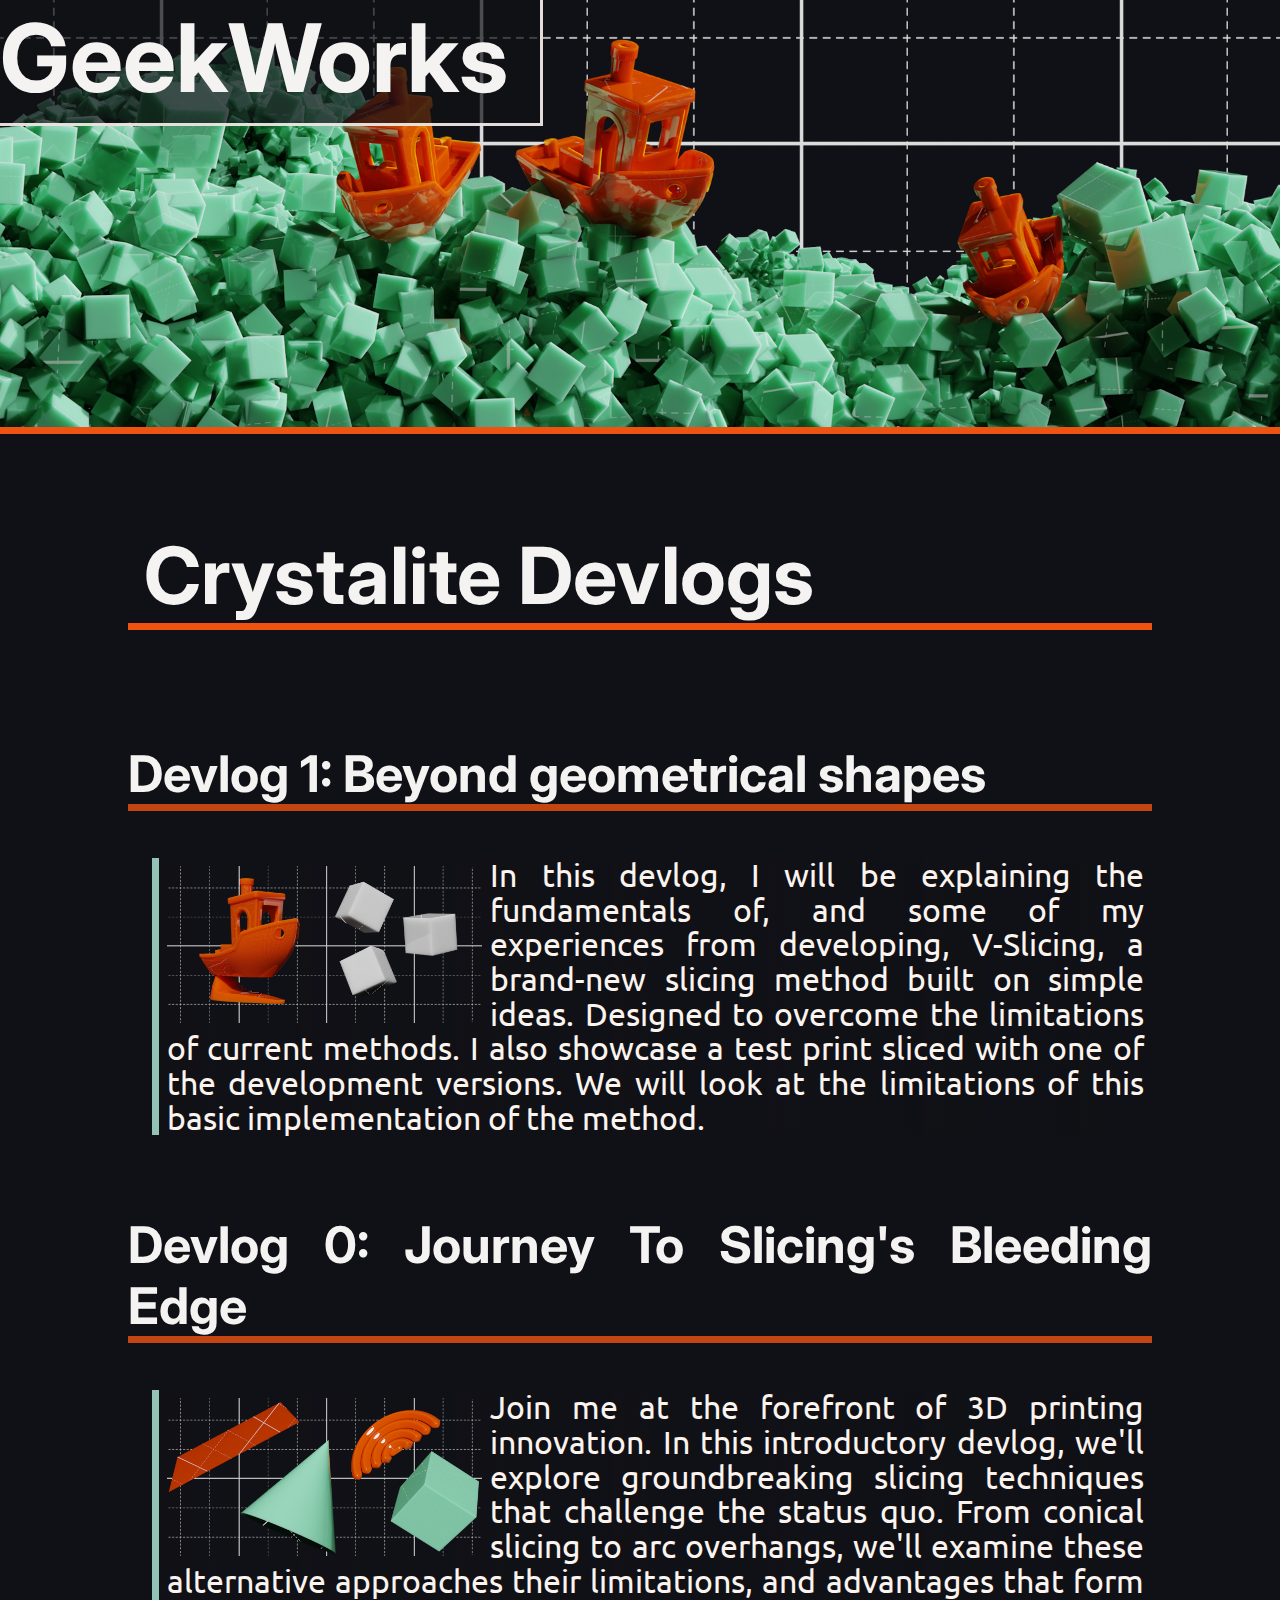
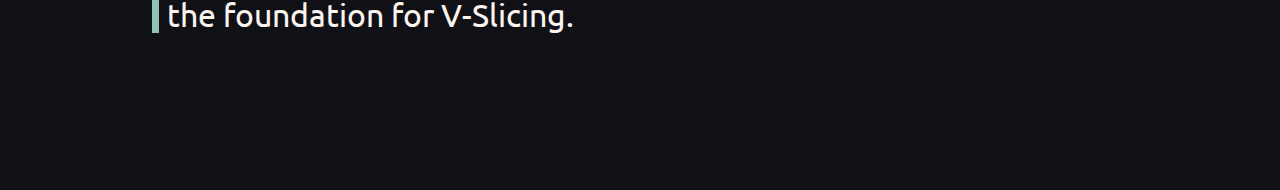
<file: index.html>
<html lang="en">
<head>
   <meta charset="UTF-8">
 <link rel="canonical" href="https://geekworksresearch.com/">
    <meta name="description" content="Join me on my journey to develop a novel non-planar slicer, for low clearence machines like the Ender3, based on the V-Slicing algorithm as part of a series of devlogs.  Follow my devlog series as we push the limits of 3D printing further than ever before.">   <meta name="viewport" content="width=device-width, initial-scale=1.0">
    <title>Crystalite: Non-planar supportless slicing for the everyday 3D printer</title>
    <link rel="stylesheet" href="mainStyle.css">
    <link rel="icon" type="image/x-icon" href="GeekWorksLogo.png">
</head>
<body id="indexBody">
<h1>GeekWorks</h1><div class="MainHighlightArea" id="HighlightedStoryArea">

<img class="MainSlide" src="Images/Devlog1/Banner.png" alt="This is highlight image"></div>
    <div class="DevlogHighlights">
        <h2>Crystalite Devlogs</h2>
        <div id="DevlogTable"><div style="cursor: pointer;" onclick="window.location = 'Pages/Devlog1'" class="DescriptionRow"><h3>Devlog 1: Beyond geometrical shapes</h3><div class="imgTd"><img src="Images/Devlog1/Thumbnail.png"></img></div><div class="Description"><p>In this devlog, I will be explaining the fundamentals of, and some of my experiences from developing, V-Slicing, a brand-new slicing method built on simple ideas. Designed to overcome the limitations of current methods. I also showcase a test print sliced with one of the development versions. We will look at the limitations of this basic implementation of the method.</p></div></div><div style="cursor: pointer;" onclick="window.location = 'Pages/Devlog0'" class="DescriptionRow"><h3>Devlog 0: Journey To Slicing's Bleeding Edge</h3><div class="imgTd"><img src="Images/Devlog0/Thumbnail.png"></img></div><div class="Description"><p>Join me at the forefront of 3D printing innovation. In this introductory devlog, we'll explore groundbreaking slicing techniques that challenge the status quo. From conical slicing to arc overhangs, we'll examine these alternative approaches their limitations, and advantages that form the foundation for V-Slicing.</p></div></div></div>
    </div>
    <!-- Your HTML content goes here -->
    <script src="./scripts/index.js"></script>
</body>
</html>
</file>
<file: mainStyle.css>
@import url('https://fonts.googleapis.com/css?family=Inter:700|Ubuntu:400');

html {font-size: min(3.5vh,3vw)} /* 16px */

h1 {font-size: 3rem; /* 90.4px */}

h2 {font-size: 2.5rem /* 64px */}

h3 {font-size: 1.6rem;/* 45.28px */}

h4 {font-size: 1.2rem; /* 32px */}

h5 {font-size: 1rem; /* 22.56px */}

small {font-size: 1rem; /* 11.36px */}

root {
    font-size: small;
}

:root{
    --background-color: 16, 17, 22;
    --secondary-background-color: 180, 239, 224;
    --accent: 239, 83, 17;
    --secondary: 67, 93, 95;
    --text: 251, 243, 238;
    --heading-text: 244, 243, 242;

    --textFont: "Ubuntu",
    --headingFont: "Inter",
}

body {
    background-color: rgb(var(--background-color));
    margin : 0;
    padding: 0;
    color : rgb(var(--text));
    font-family: "Ubuntu";
    font-weight: 400;
    text-align: justify;
}

p {
    font-size: 1rem;
}

h1, h2, h3, h4, h5 {
    font-family: 'Inter';
    font-weight: 700;
    color: rgb(var(--heading-text));
}

h1{
    font-weight:bolder;
    position: absolute;
    top:0;
    Left:0;
    margin-left: 0;
    margin-top: 0;
    background-color: rgba(var(--background-color),0.7);
    border-bottom: 0.1rem solid rgba(var(--text),0.9);
    border-right: 0.1rem solid rgba(var(--text),0.9);
    padding-right: 1rem;
    padding-bottom: 0.25rem;
}


.MainHighlightArea {
    margin : 0;
    padding: 0;
}

img {
    width:100%;
    height: auto;
    margin: 0;
    border-bottom: 0.25rem solid rgba(var(--accent),1);
}

.DevlogHighlights {
    margin-top: 1rem;
    margin-left: min(7rem,10vw);
    margin-right: min(7rem,10vw);

    padding-bottom: 4rem;
    padding-top: 2rem;
    
}

.DevlogHighlights h2{
    padding-left: 0.5rem;
    border-bottom: 0.25rem solid rgba(var(--accent),1);
    margin-top: 0;
}

.DevlogHighlights table{
    border-radius: 2rem;
    padding: 3rem;
    width : 100%;
}

.DescriptionRow{
    max-width : 100%;
    min-height: 0;
    margin-bottom: 1rem;

    position:relative; 
    height:auto;

    padding-top: 1rem;
}

.DescriptionRow img{
    float :left; 
    align-self: center;
    height: 5rem;
    margin : 0.25rem 0.25rem 0 1.25rem;
    border-radius: 0.5rem;
    width:auto; 
    border:0;
}

.Description{
    margin-left: min(0.75rem,5vw);
    padding: 0.25rem;
    padding-top: 0;
    padding-bottom: 0;
    
    border-left: 0.25rem solid rgba(var(--secondary-background-color),0.8);

    background: rgba(var(--background-color),0.2);
    background: linear-gradient(90deg, rgba(var(--background-color),0.4) 0%, rgba(var(--background-color),0) 100%);
}

.DevlogHighlights h3{
    margin-top: 0.5rem;
    margin-bottom: 1.5rem;
    border-radius: 0.25rem 0.25rem 0 0;
    border-bottom: 0.25rem solid rgba(var(--accent),0.8);
}

.Description p{
    margin-top: 0;
    margin-bottom: 0;
    line-height: 1.1rem;
}
</file>
